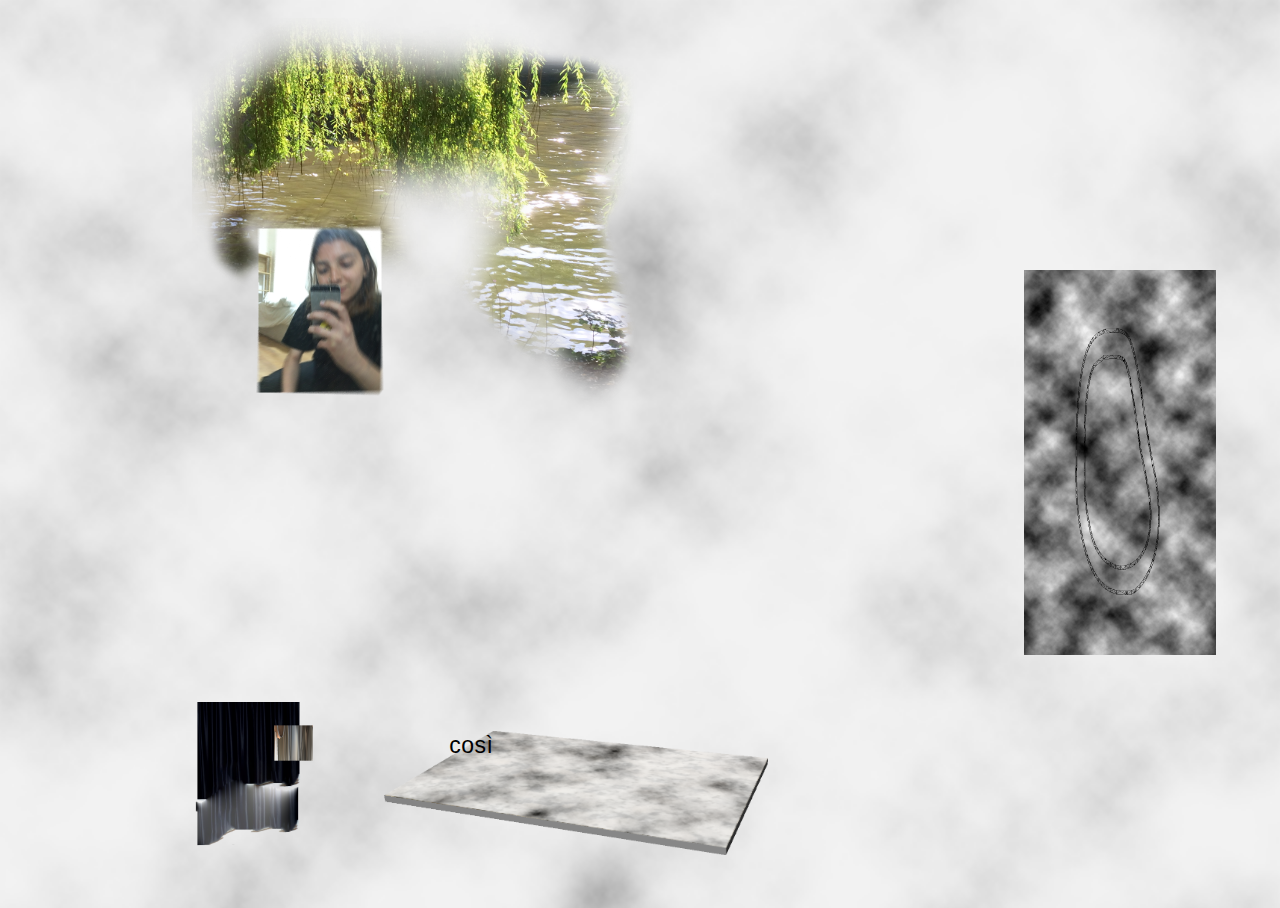
<file: index.html>
<!DOCTYPE html>
<html lang="en">

<head>
    <meta charset="UTF-8">
    <meta name="viewport" content="width=device-width, initial-scale=1.0">
    <meta http-equiv="X-UA-Compatible" content="ie=edge">
    <title>Milena Zuccarelli</title>

    <style>
        html,
        body {
            width: 100%;
            height: 100%;
        }

        body {
            background: url(assets/bg.png) no-repeat;
            background-size: cover;
            -webkit-font-smoothing: antialiased;
        }

        p {
            margin: 0 auto;
            padding: 0em 3em 3em 2em;
            width: 60%;
            text-align: left;
            font-family: "helvetica", Arial, 'Times New Roman', Times, serif;
            font-weight: 400;
            letter-spacing: 0px;
            font-size: 1.8vw;
            letter-spacing: 0.5px;
        }

        a,
        a:hover,
        a:visited {
            text-decoration: none;
            color: black;
        }

        img {
            width: 100%;
            display: block;
        }

        div:hover {
            background: url(assets/hover.png);
            background-size: auto;
        }

        div:hover img {
            opacity: 0;
        }
    </style>
</head>

<body>
    <div style="width: 35%; position: absolute; top: 2%; left: 15%;">
        <img src="assets/2.png" alt="">
    </div>
    <div style="width: 10%; position: absolute; top: 25%; left: 20%;">
            <a href="ciao.html"><img src="assets/lamo.png" alt=""></a>
    </div>
    <div style="width: 15%; position: absolute; top: 30%; right: 5%;">
        <img src="assets/1.png" alt="">
    </div>
    <div style="width: 10%; position: absolute; bottom: 5%; left: 15%;">
        <a href="archive/index.html"><img src="assets/test.png" alt=""></a>
    </div>
    <div style="width: 30%; position: absolute; bottom: 5%; left: 30%;">
        <img src="assets/plane2.png" alt="">
    </div>
    <div style="width: 30%; position: absolute; bottom: 8%; left: 30%;">
            <a href="cosi.html"><p>così</p></a>
    </div>
</body>

</html>
</file>
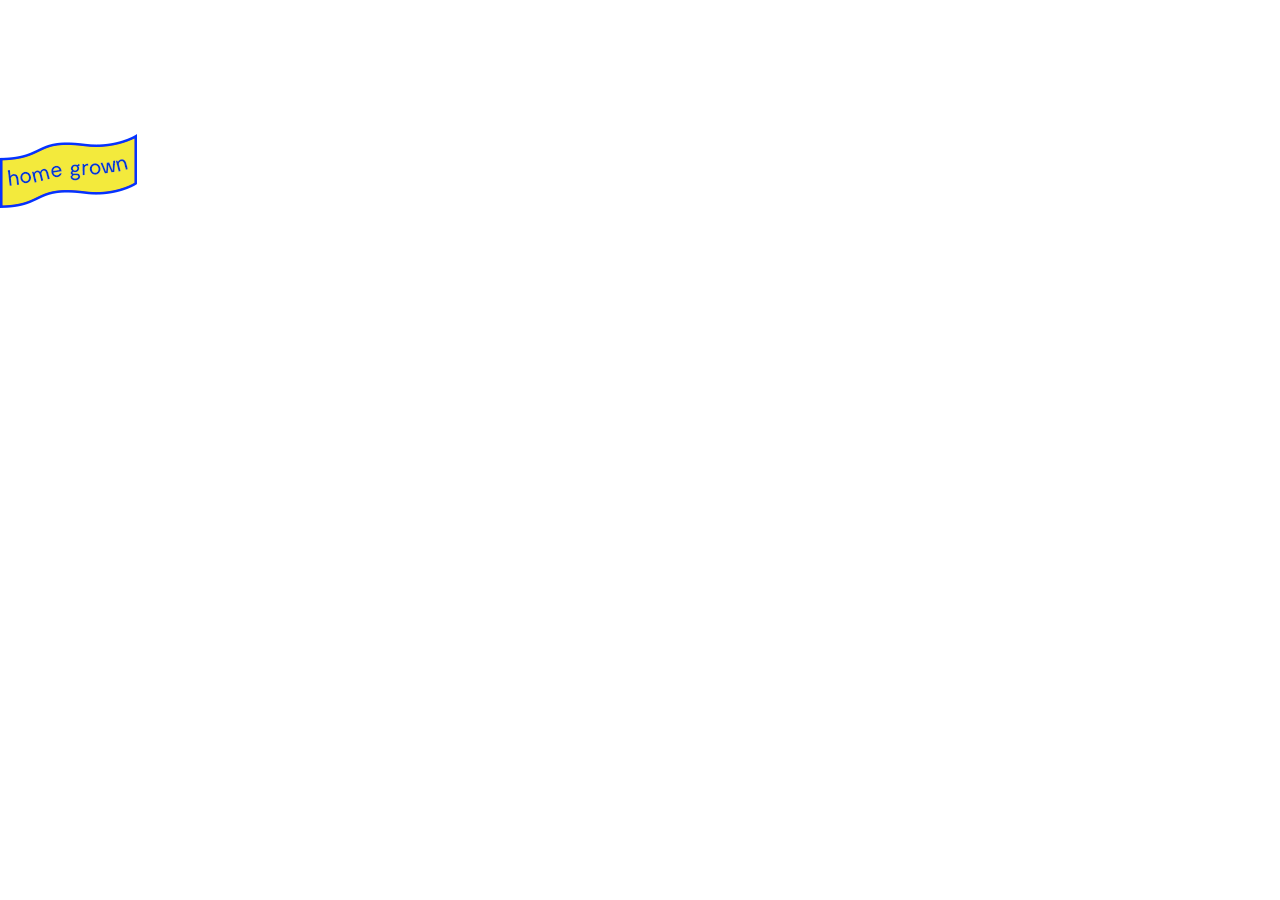
<file: about/index.html>
<!doctype HTML>
<head>
    <title>A page of objects</title>

    <link rel="stylesheet" href="../style.css" type="text/css" media="all">

    <script src="https://ajax.googleapis.com/ajax/libs/jquery/3.2.1/jquery.min.js"></script>
    <script src="../scroll.js"></script>
</head>
<body>
    <div class="v vleft">about me</div>
    <div class="v vright">about me</div>
    <header class="clear page">
        <aside  data-scroll-speed="2">
            <h1>
                <a href="/">a page of<br>
                objects</a>
            </h1>   
        </aside>
        <aside  data-scroll-speed="2">
        <div class="fruit-label two">
            <img src="../img/3.png">
        </div>
        </aside>
    </header>

    <article class="clear page">
        <section class="center page">
        <p>
            Hello, I'm Milena Zuccarelli, a web and graphic designer based in Glasgow, Scotland. I study Interaction Design at the Glasgow School of Art.<br>
            Currently looking for a summer internship. <br><br>
            milena@apageofobjects.me
        </p>
    </article>

</body>
</html>
</file>
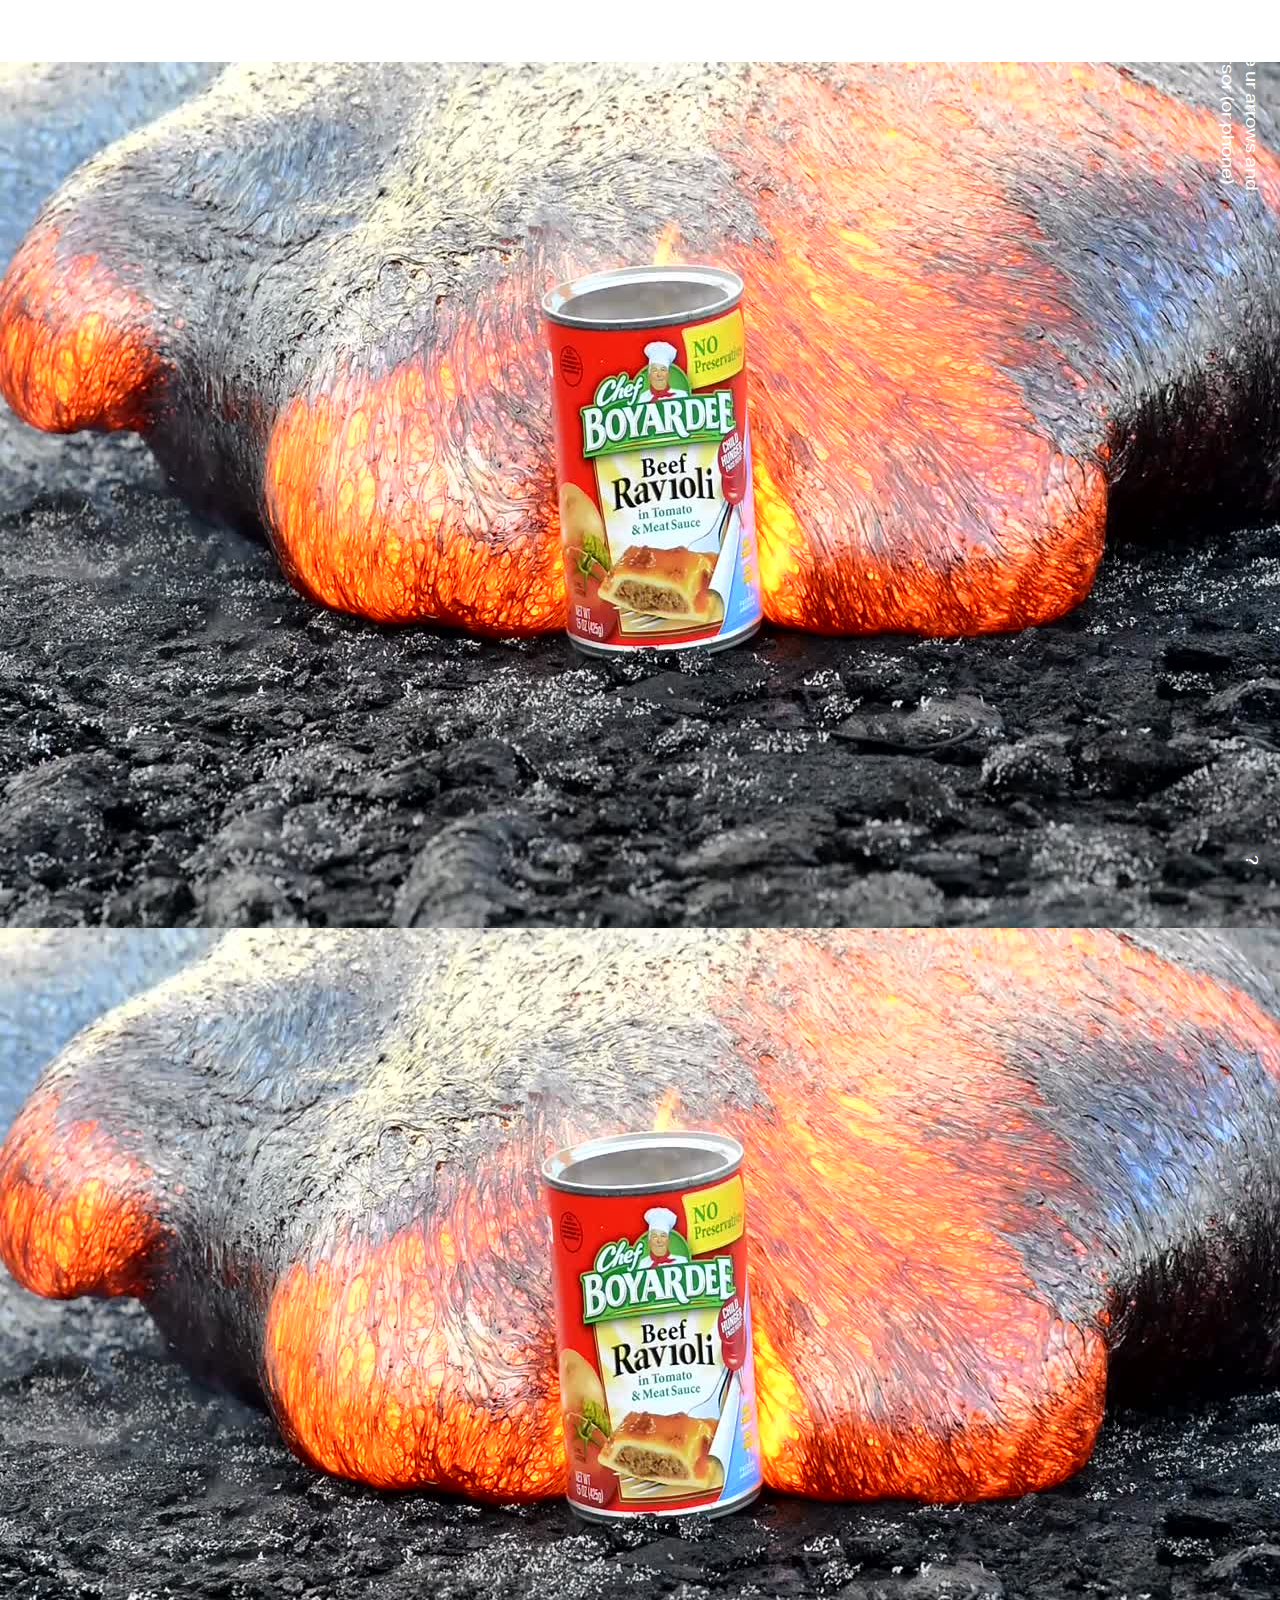
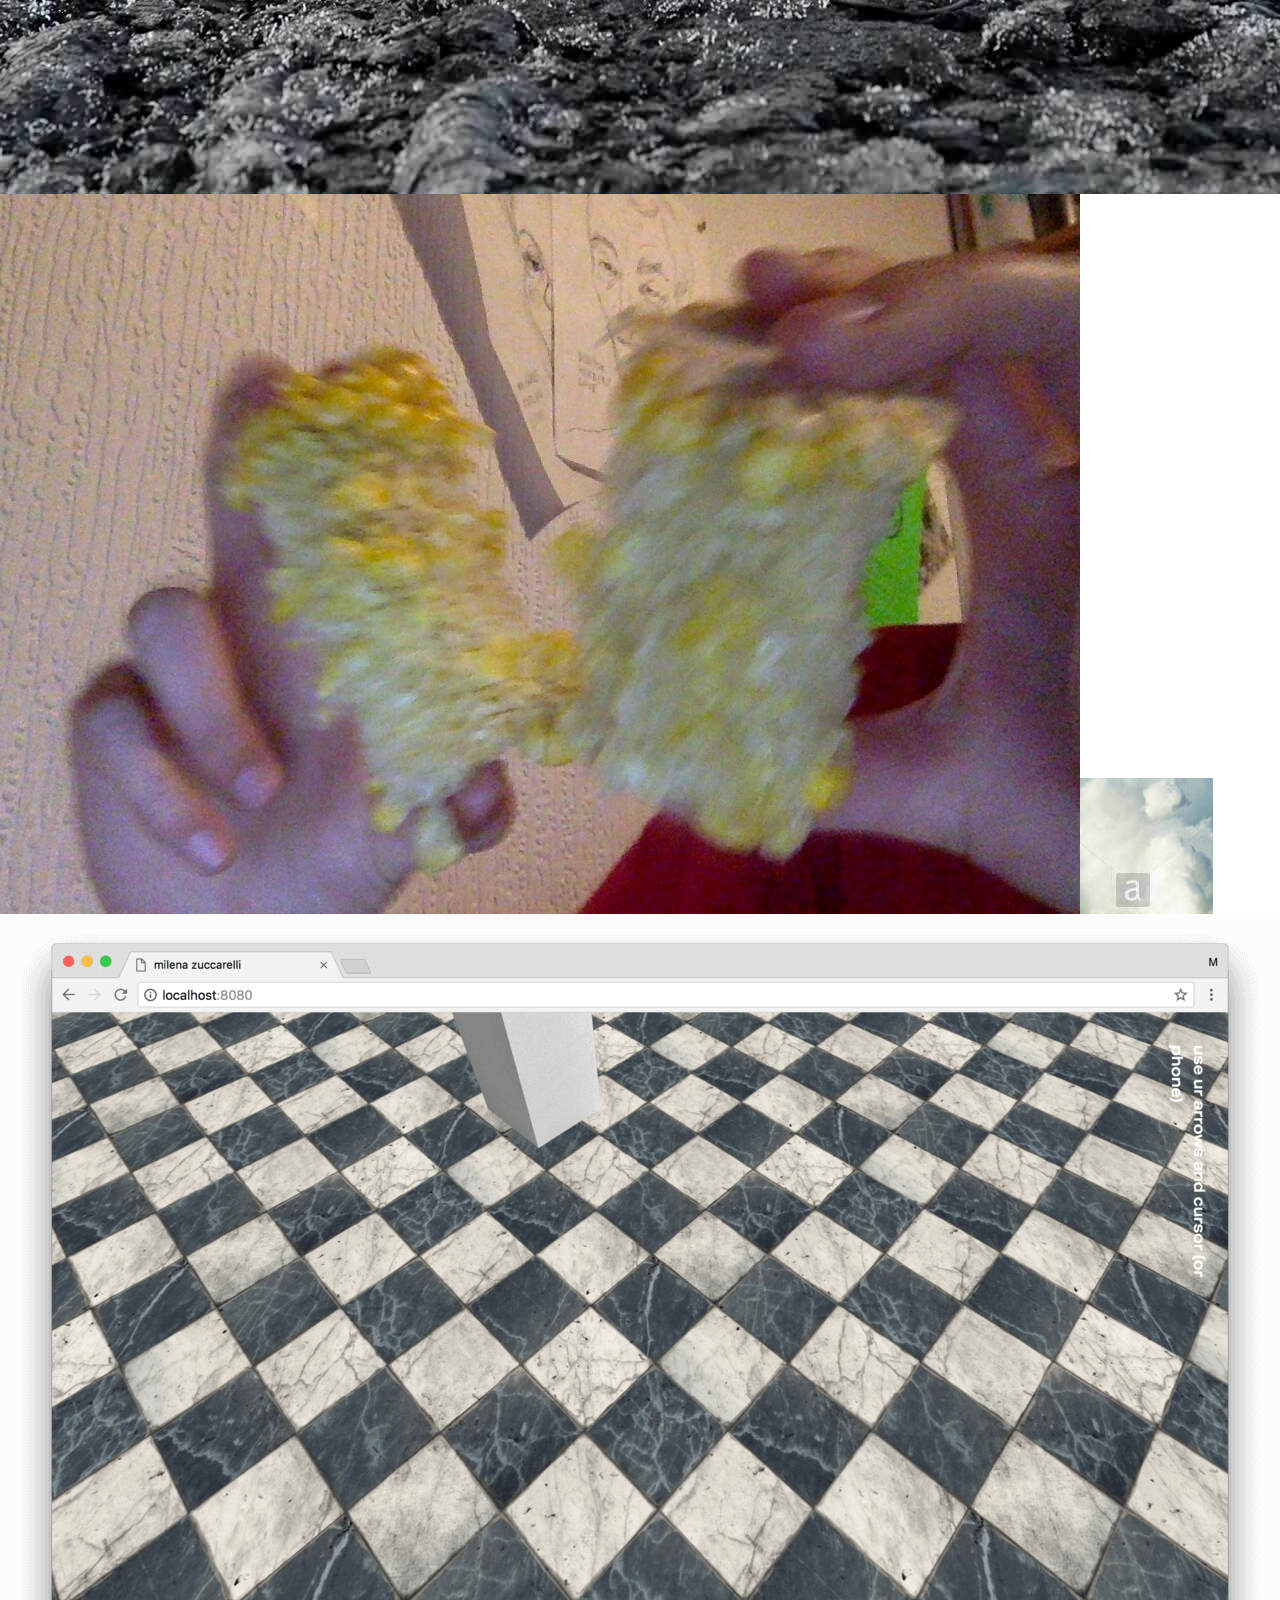
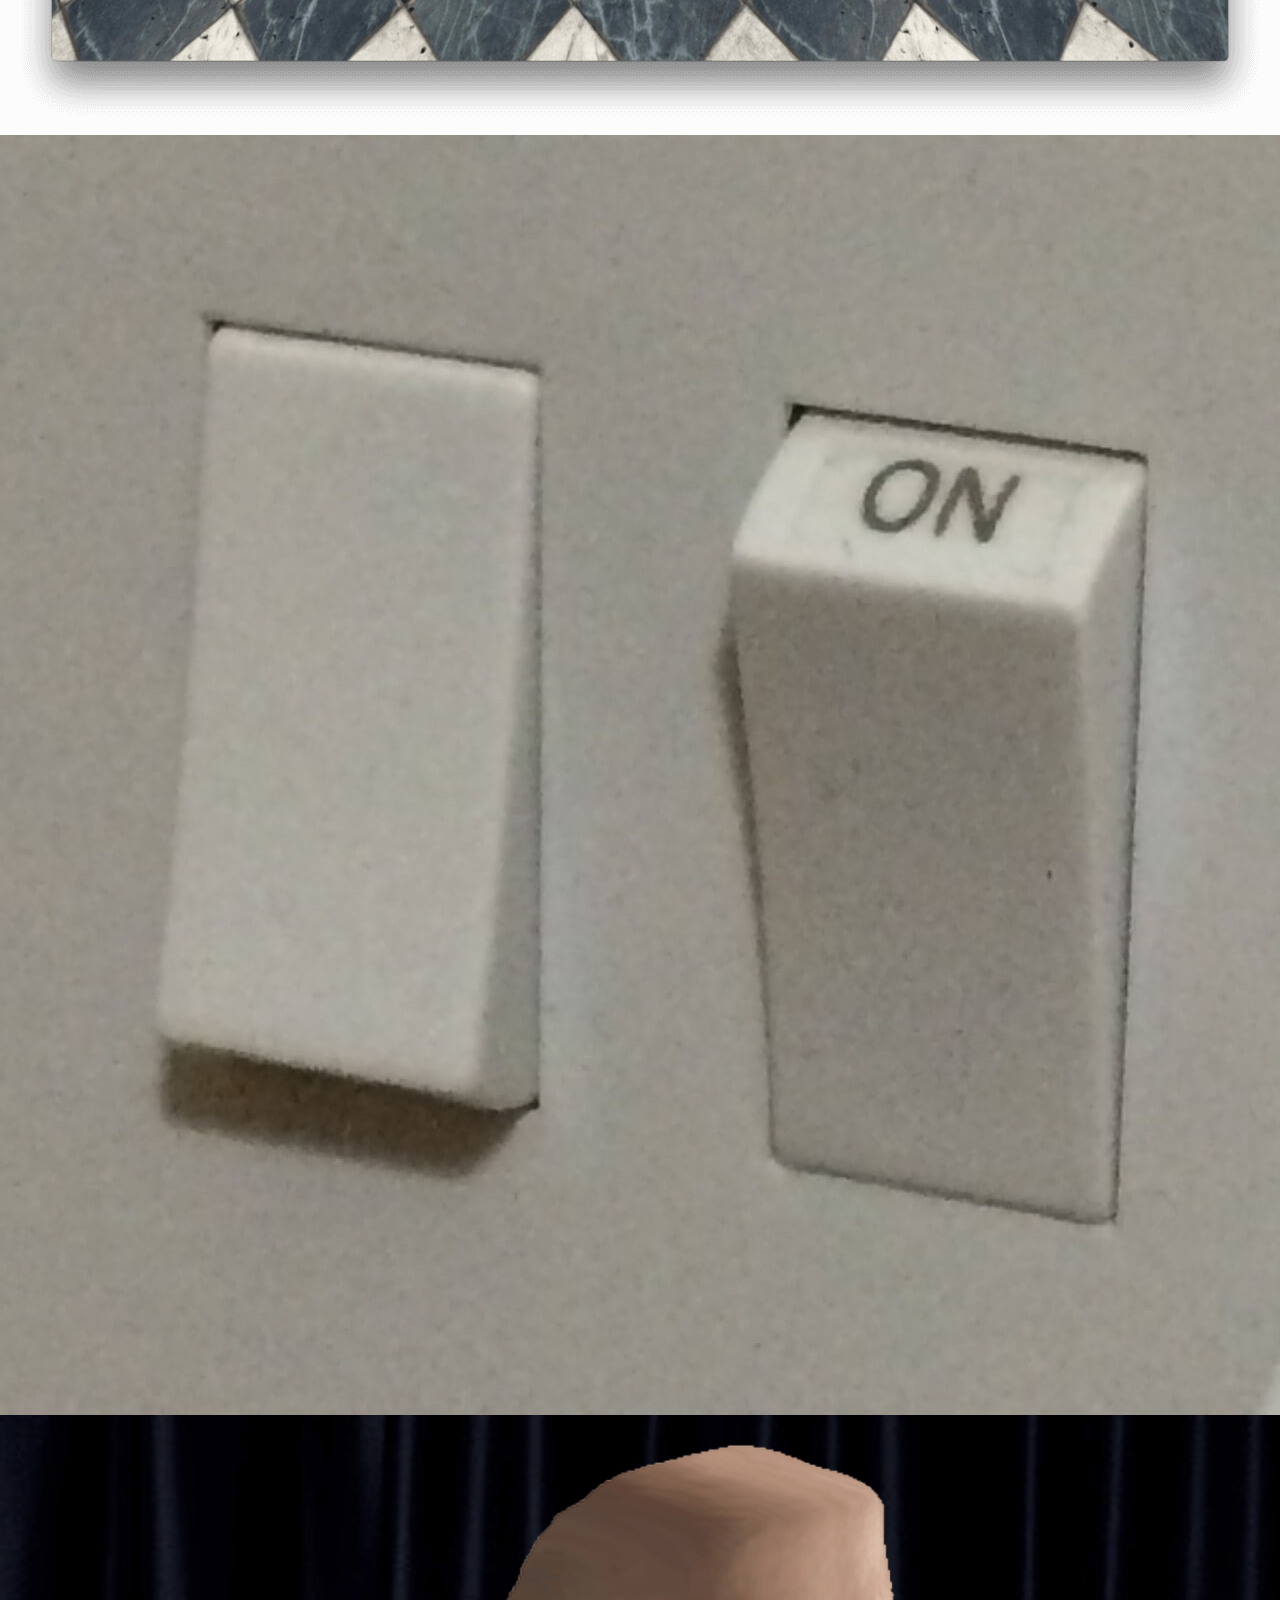
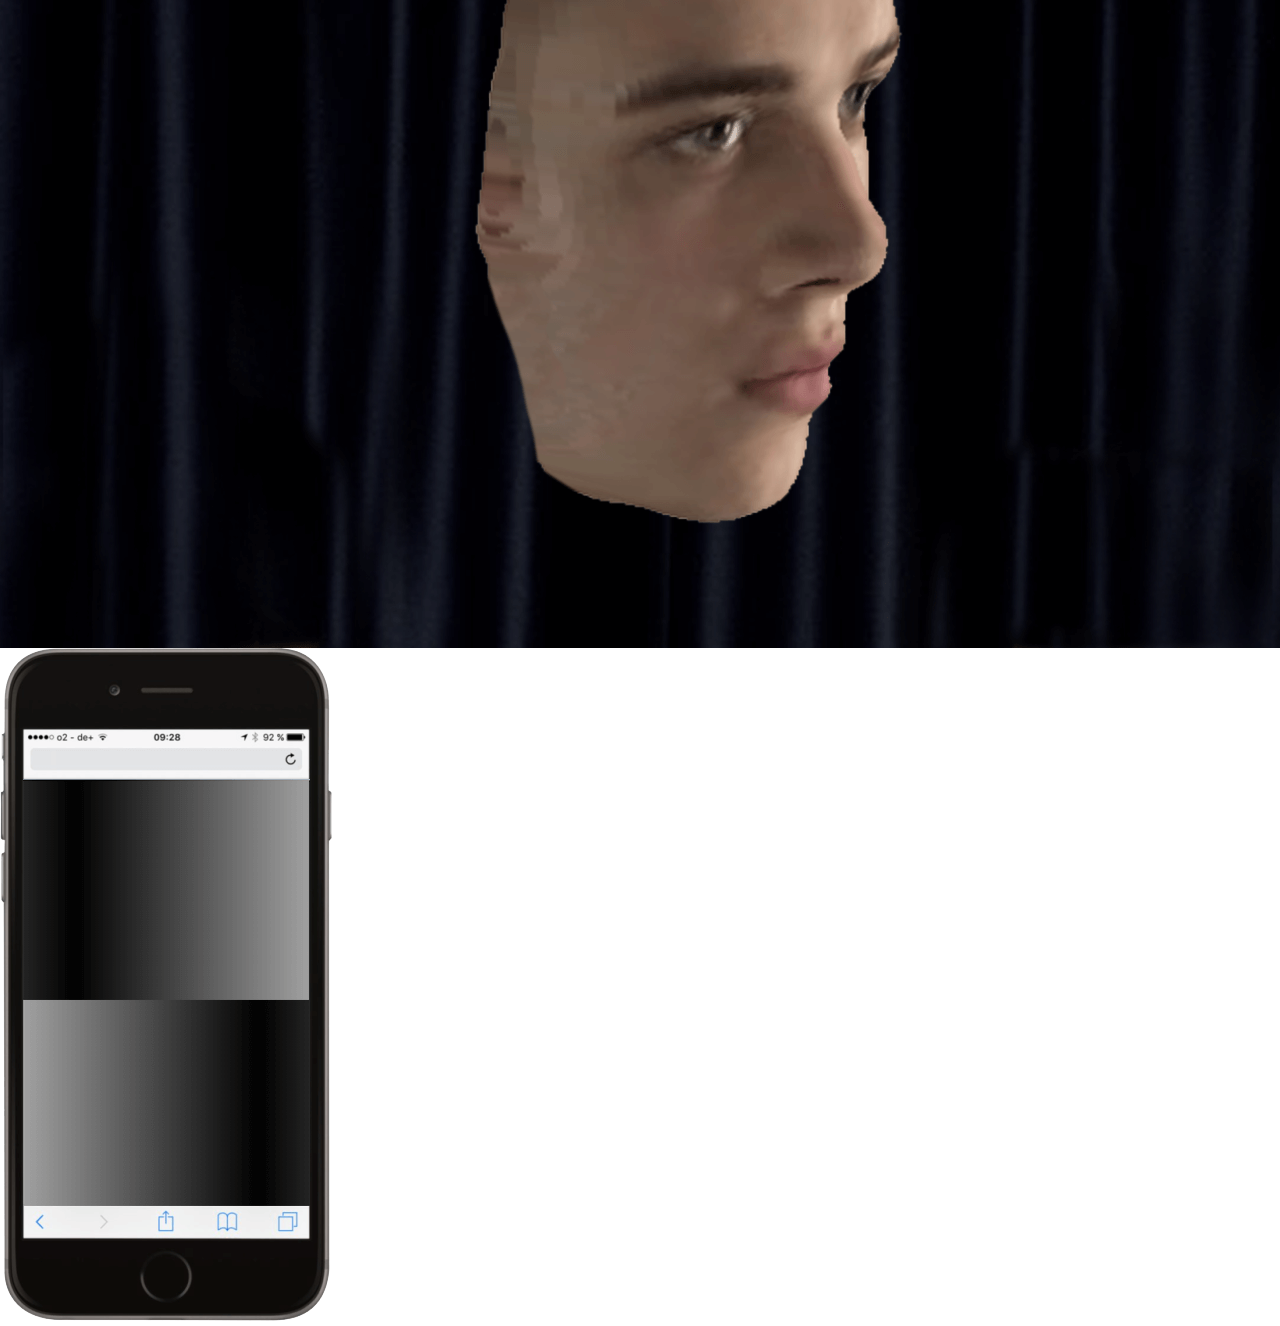
<file: archive/index.html>
<html>

<head>
  <title>
    milena zuccarelli
  </title>
  <link rel="shortcut icon" href="/favicon.ico" type="image/x-icon">
  <link rel="icon" href="/favicon.ico" type="image/x-icon">
  <link rel="stylesheet" href="style.css" stype="text/css">
  <script src="https://aframe.io/releases/0.8.0/aframe.min.js"></script>
</head>

<body>
  <h1>sorry your browser doesn't support this :(</h1>

  <div id="overlay">
    <div class="overlay-contain">
      <div class="image">
        <img src="assets/kg.png">
      </div>
      <div class="links">
        <h1>milena zuccarelli</h1>
        <br>
        <h1>
          <a href="https://github.com/piccolazucca/">github</a>
        </h1>
        <br />
        <h1>
          <a href="https://milenazuccarelli.tumblr.com/">sketchbook</a>
        </h1>
      </div>
    </div>
  </div>

  <div class="aframe-injected instructions">
    <h1>use ur arrows and cursor (or phone)</h1>
  </div>
  <div class="aframe-injected about">
    <h1>
      <a class="about-link" onclick="menuFunction(this)">?</a>
    </h1>
  </div>

  <a-scene>
    <a-assets>
      <img src="assets/1.jpg" id="skyTexture">
    </a-assets>

    <a-sky src="#skyTexture"></a-sky>
  </a-scene>

  <script src="main.js"></script>
  <script>
    // dem sweet stats
    (function (i, s, o, g, r, a, m) {
      i['GoogleAnalyticsObject'] = r; i[r] = i[r] || function () {
        (i[r].q = i[r].q || []).push(arguments)
      }, i[r].l = 1 * new Date(); a = s.createElement(o),
        m = s.getElementsByTagName(o)[0]; a.async = 1; a.src = g; m.parentNode.insertBefore(a, m)
    })(window, document, 'script', 'https://www.google-analytics.com/analytics.js', 'ga');

    ga('create', 'UA-104287201-2', 'auto');
    ga('send', 'pageview');
  </script>
</body>

</html>
</file>
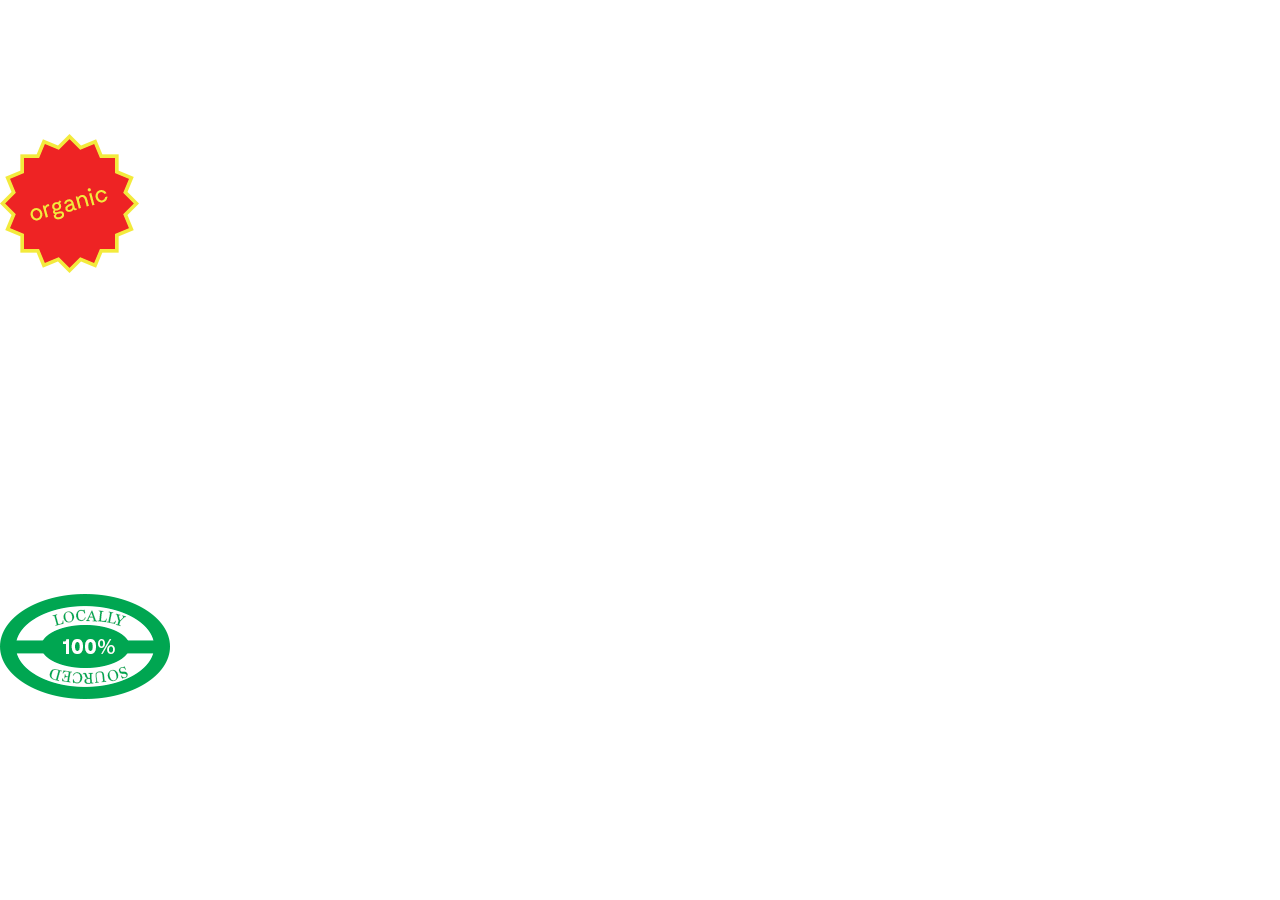
<file: arriere-garde/index.html>
<!doctype HTML>
<head>
    <title>A page of objects</title>

    <link rel="stylesheet" href="../style.css" type="text/css" media="all">

    <script src="https://ajax.googleapis.com/ajax/libs/jquery/3.2.1/jquery.min.js"></script>
    <script src="../scroll.js"></script>
</head>
<body>
    <div class="v vleft"><a href="../about/index.html">contact</a></div>
    <div class="v vright"><a href="../about/index.html">about me</a></div>
    <header class="clear page">
        <aside  data-scroll-speed="2">
            <h1>
                <a href="/">a page of<br>
                    objects</a>
            </h1>   
        </aside>
        <aside>
        <div class="fruit-label four">
            <img src="../img/2.png"  alt class="spin">
        </div>
        </aside>
    </header>

    <article class="clear page">
        <section class="center page">
            <img data-original="../img/arriere-garde.png" alt=""> <br><br>
            <img data-original="../img/ag1.png" alt=""><br><br>
            <img data-original="../img/ag3.png" alt=""><br><br>
            <img data-original="../img/ag2.png" alt=""><br><br>
            <img data-original="../img/ag4.png" alt=""><br><br>
            <img data-original="../img/ag5.png" alt=""><br><br>
            <img data-original="../img/ag6.png" alt="">
        </section>
        <div class="fruit-label three" data-scroll-speed="9">
            <img src="../img/1.png">
        </div>
        <p>
            Arrière-garde is an online magazine focused on contemporary art, culture, architecture and design juxtaposed with nostalgic throwbacks from the 90s.
        </p>
    </article>

    <script src="../lazyload.js"></script>
</body>
</html>
</file>
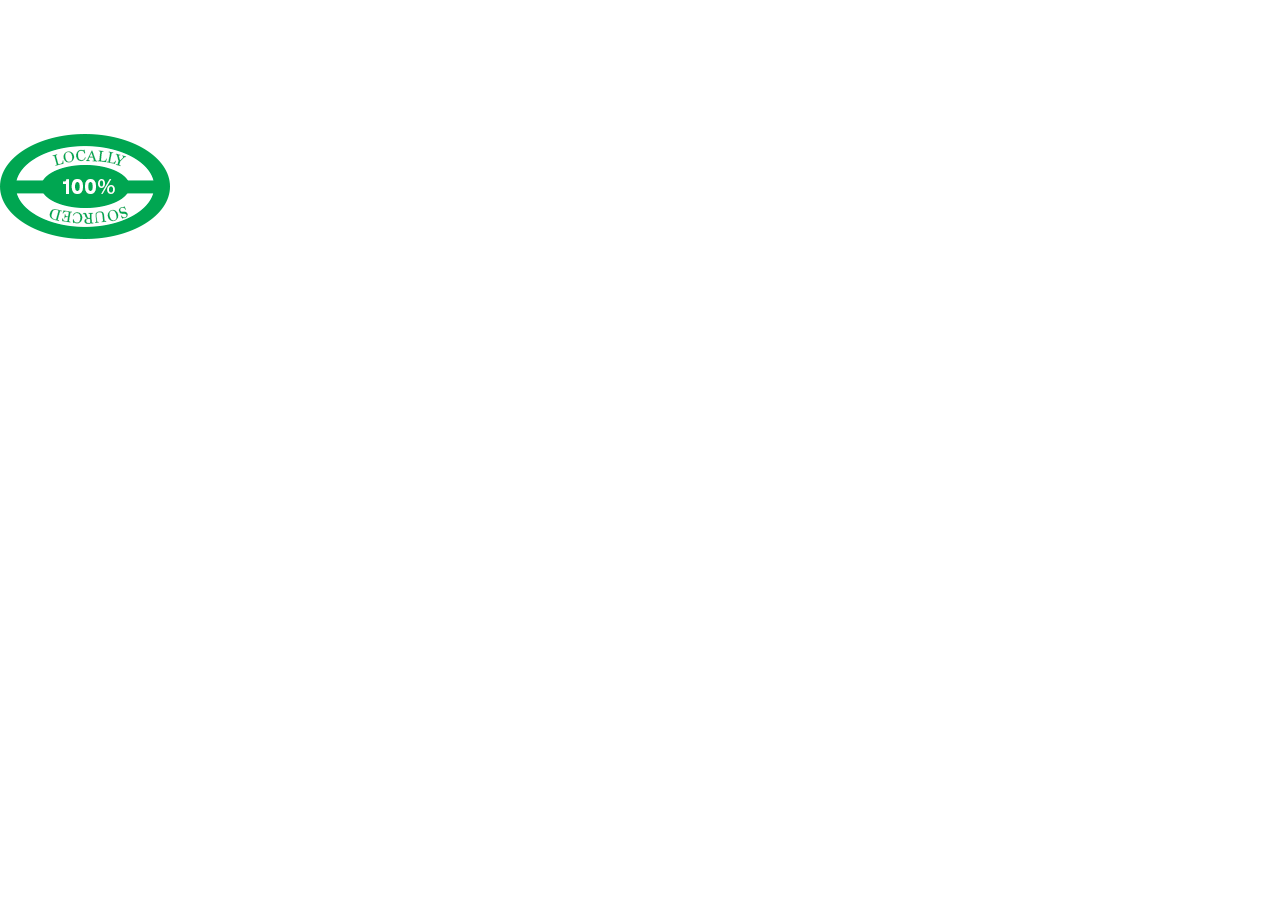
<file: contemporary-poetry/index.html>
<!doctype HTML>
<head>
    <title>A page of objects</title>

    <link rel="stylesheet" href="../style.css" type="text/css" media="all">

    <script src="https://ajax.googleapis.com/ajax/libs/jquery/3.2.1/jquery.min.js"></script>
    <script src="../scroll.js"></script>
</head>
<body>
    <div class="v vleft"><a href="../about/index.html">contact</a></div>
    <div class="v vright"><a href="../about/index.html">about me</a></div>
    <header class="clear page">
        <aside  data-scroll-speed="2">
            <h1>
                <a href="/">a page of<br>
                    objects</a>
            </h1>   
        </aside>
        <aside>
        <div class="fruit-label four">
            <img src="../img/1.png"  alt class="spin">
        </div>
        </aside>
    </header>

    <article class="clear page">

        <section class="center page">
            <img data-original="../img/cp1.jpg" alt=""><br><br>
            <img data-original="../img/cp3.jpg" alt=""><br><br>
            <img data-original="../img/cp5.png" alt=""><br><br>
        </section>
        <p>
            A random poem generator and exhibition with printer. <br><br>
            With the democratisation of the arts through the social platforms, everyone seems to be an artist. I wanted to portray the “post-modern emptiness” of today’s poetry, “vacuous. Devoid of subtly and almost totally lacking in meaning.”
        </p>
    </article>

    <script src="../lazyload.js"></script>
</body>
</html>
</file>
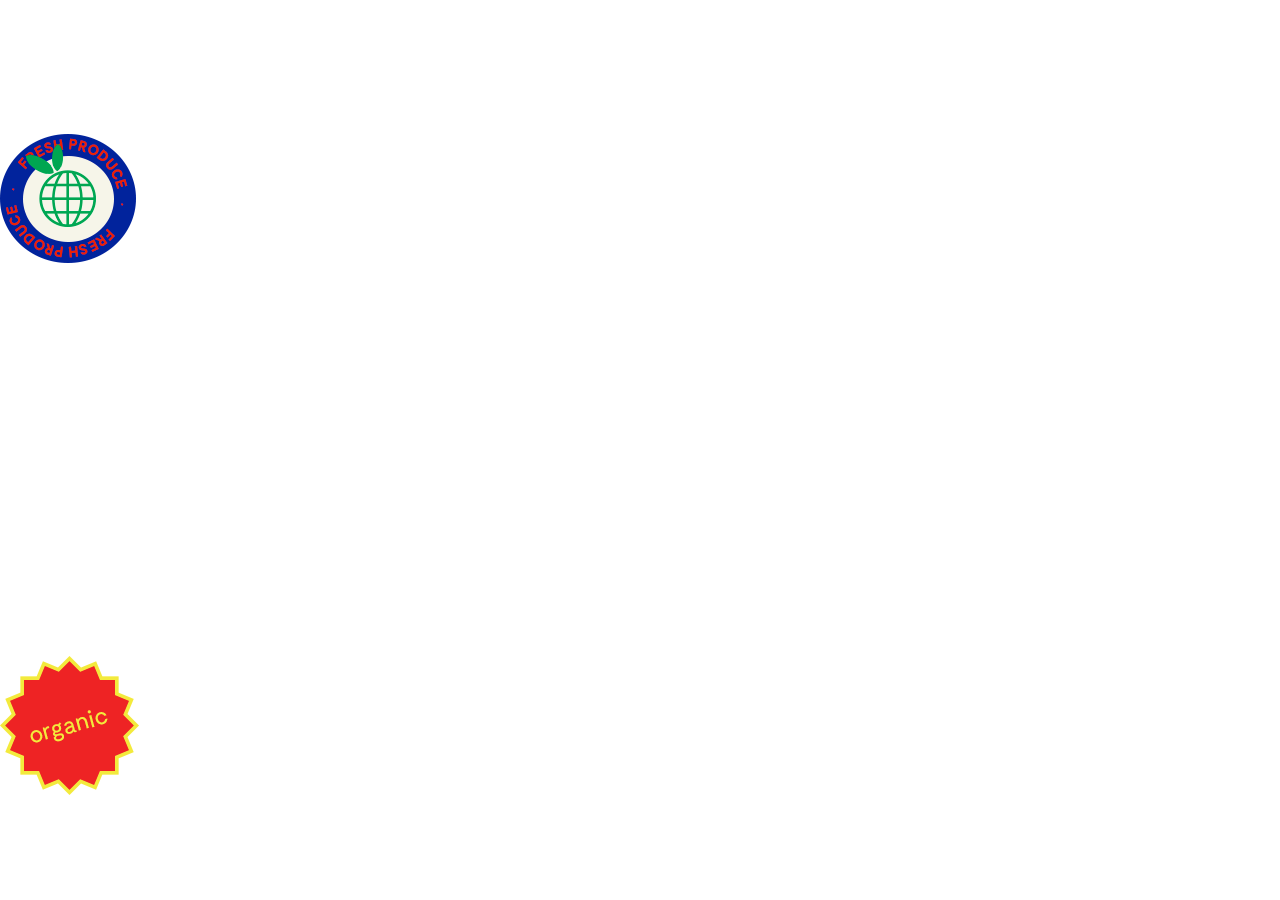
<file: fargo/index.html>
<!doctype HTML>
<head>
    <title>A page of objects</title>

    <link rel="stylesheet" href="../style.css" type="text/css" media="all">

    <script src="https://ajax.googleapis.com/ajax/libs/jquery/3.2.1/jquery.min.js"></script>
    <script src="../scroll.js"></script>
</head>
<body>
    <div class="v vleft"><a href="../about/index.html">contact</a></div>
    <div class="v vright"><a href="../about/index.html">about me</a></div>
    <header class="clear page">
        <aside  data-scroll-speed="2">
            <h1>
                <a href="/">a page of<br>
                    objects</a>
            </h1>   
        </aside>
        <aside>
        <div class="fruit-label four">
            <img src="../img/5.png"  alt class="spin">
        </div>
        </aside>
    </header>

    <article class="clear page">

        <section class="center page">
            <img data-original="../img/fargo1.png" alt=""> <br><br>
            <div class="grid-wrap vertical">    
                <div class="grid-wrap">
                    <div class="grid-item"> <img data-original="../img/fargo2.png" alt="" > </div>
                    <div class="grid-item"> <img data-original="../img/fargo3.png" alt="" ></div>   
                </div> 
            </div><br><br>
            <img data-original="../img/fargo4.png" alt="" > <br><br>
            <img data-original="../img/fargo5.png" alt="" > <br><br>
            <img data-original="../img/fargo9.png" alt=""><br><br>
            <img data-original="../img/fargo6.png" alt="" > <br><br>
            <div class="grid-wrap vertical">    
                <div class="grid-wrap">
                    <div class="grid-item"> <img data-original="../img/fargo7.png" alt="" ></div>   
                    <div class="grid-item"> <img data-original="../img/fargo8.png" alt="" ></div>   
                </div> 
            </div>

        </section>
        <div class="fruit-label three" data-scroll-speed="4">
            <img src="../img/2.png">
        </div>
        <p>
            Fargo was an online magazine with curated content about art, culture, cinema, architecture with a specific focus on vintage futurism, technology and retro sci fi culture. 
        </p>
    </article>

    <script src="../lazyload.js"></script>
</body>
</html>
</file>
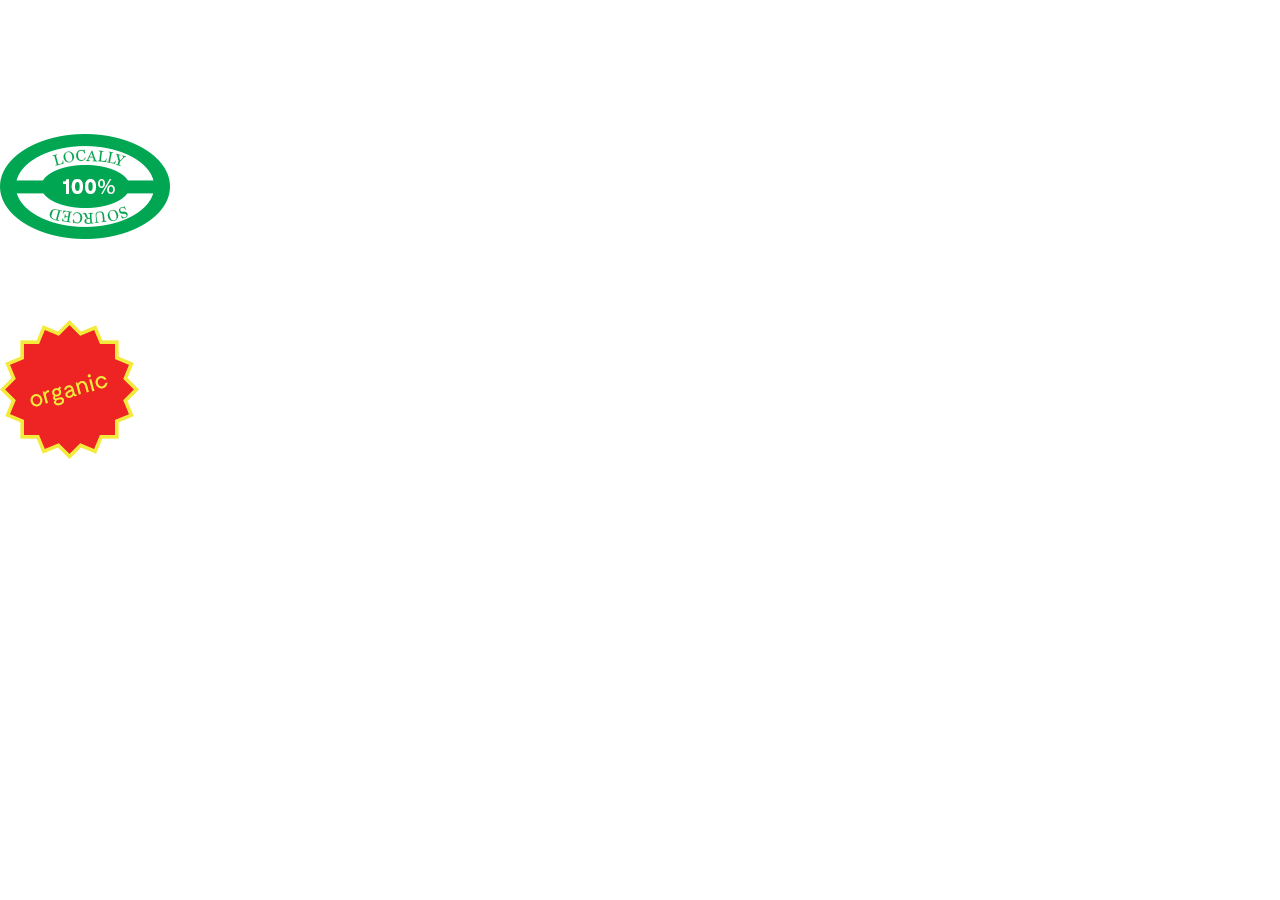
<file: marco/index.html>
<!doctype HTML>
<head>
    <title>A page of objects</title>

    <link rel="stylesheet" href="../style.css" type="text/css" media="all">

    <script src="https://ajax.googleapis.com/ajax/libs/jquery/3.2.1/jquery.min.js"></script>
    <script src="../scroll.js"></script>
</head>
<body>
    <div class="v vleft"><a href="#">prev project</a></div>
    <div class="v vright"><a href="#">next project </a></div>
    <header class="clear page">
        <aside  data-scroll-speed="2">
            <h1>
                a page of<br>
                objects
            </h1>   
        </aside>
        <div class="fruit-label four">
            <img src="../img/1.png"  alt class="spin">
        </div>
        <aside>
            <div class="nav"></div>
        </aside>
    </header>

    <article class="clear page">

        <section class="center">
            <img data-original="../img/marco3.png" alt=""> <br><br>
            <img data-original="../img/marco-large.gif" alt="">
        </section>
        <div class="fruit-label three" data-scroll-speed="4">
            <img src="../img/2.png">
        </div>
        <p>
            Minimalist blog website made for a programmer based in Ireland. <br>
            <a href="http://marcotroisi.com/">View it here</a>.
        </p>
    </article>


    <!-- footer>
<h1>Have a nice day</h1>
</footer -->
    
<script src="../lazyload.js"></script>
</body>
</html>
</file>
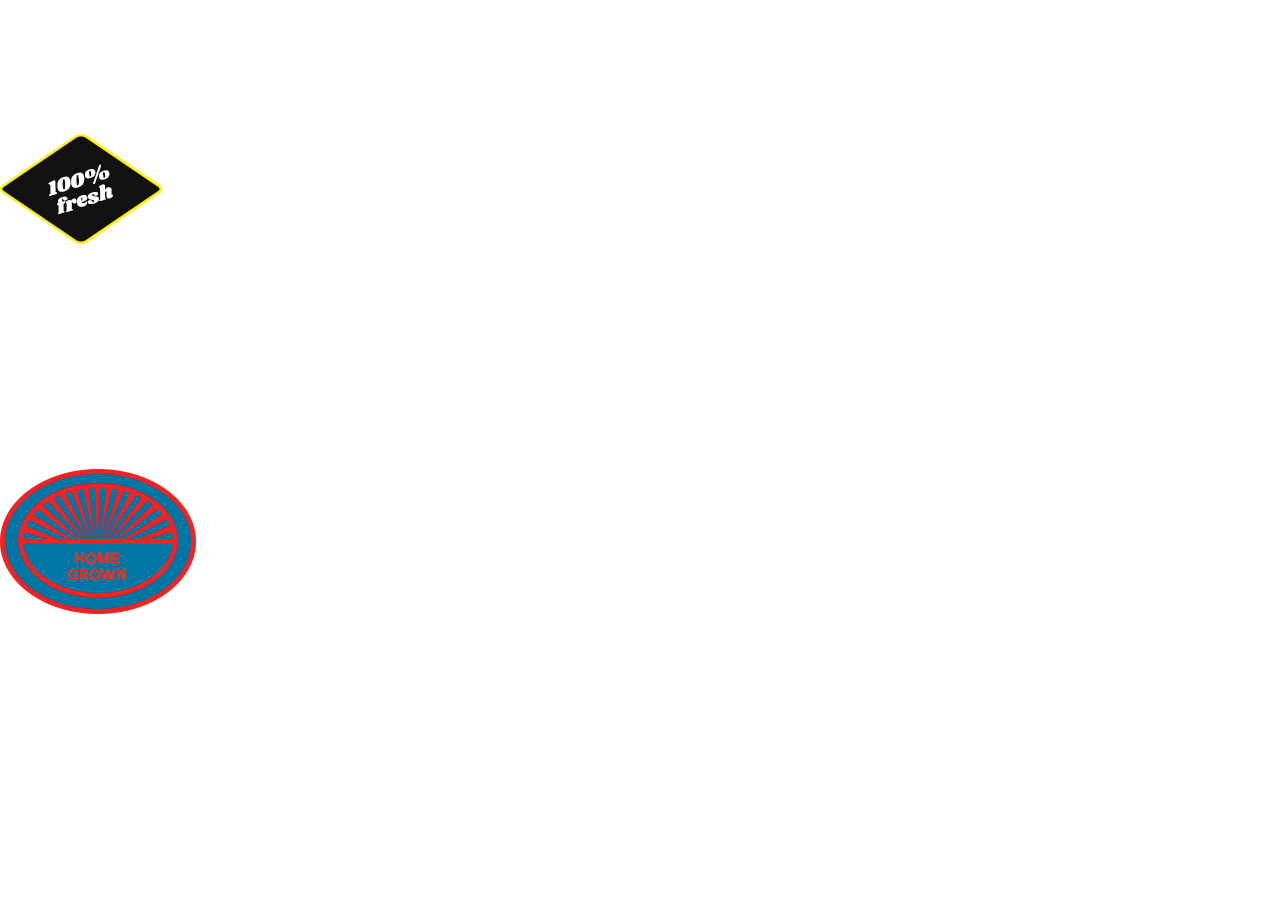
<file: structures/index.html>
<!doctype HTML>
<head>
    <title>A page of objects</title>

    <link rel="stylesheet" href="../style.css" type="text/css" media="all">

    <script src="https://ajax.googleapis.com/ajax/libs/jquery/3.2.1/jquery.min.js"></script>
    <script src="../scroll.js"></script>
</head>
<body>
    <div class="v vleft"><a href="#">prev project</a></div>
    <div class="v vright"><a href="#">next project </a></div>
    <header class="clear page">
        <aside  data-scroll-speed="2">
            <h1>
                a page of<br>
                objects
            </h1>   
        </aside>
        <div class="fruit-label four">
            <img src="../img/6.png"  alt class="spin">
        </div>
        <aside>
            <div class="nav"></div>
        </aside>
    </header>

    <article class="clear page">

        <section class="center">
            <img data-original="../img/structures.png" alt=""> <br><br>
            
            <div class="grid-wrap vertical">    
                <div class="grid-wrap">
                    <div class="grid-item"> <img data-original="../img/s1.png" alt="" ></div>    
                    <div class="grid-item"> <img data-original="../img/s2.png" alt="" ></div>    
                    <div class="grid-item"> <img data-original="../img/s3.png" alt="" ></div>    
                </div> 
            </div><br><br>
            <div class="grid-wrap vertical">    
                <div class="grid-wrap">
                    <div class="grid-item"> <img data-original="../img/s5.png" alt="" ></div>    
                    <div class="grid-item"> <img data-original="../img/s6.png" alt="" ></div>    
                </div> 
            </div>
        </section>
        <div class="fruit-label three" data-scroll-speed="4">
            <img src="../img/4.png">
        </div>
        <p>
            No more structure.
        </p>
    </article>


    <!-- footer>
<h1>Have a nice day</h1>
</footer -->
<script src="../lazyload.js"></script>
</body>
</html>
</file>
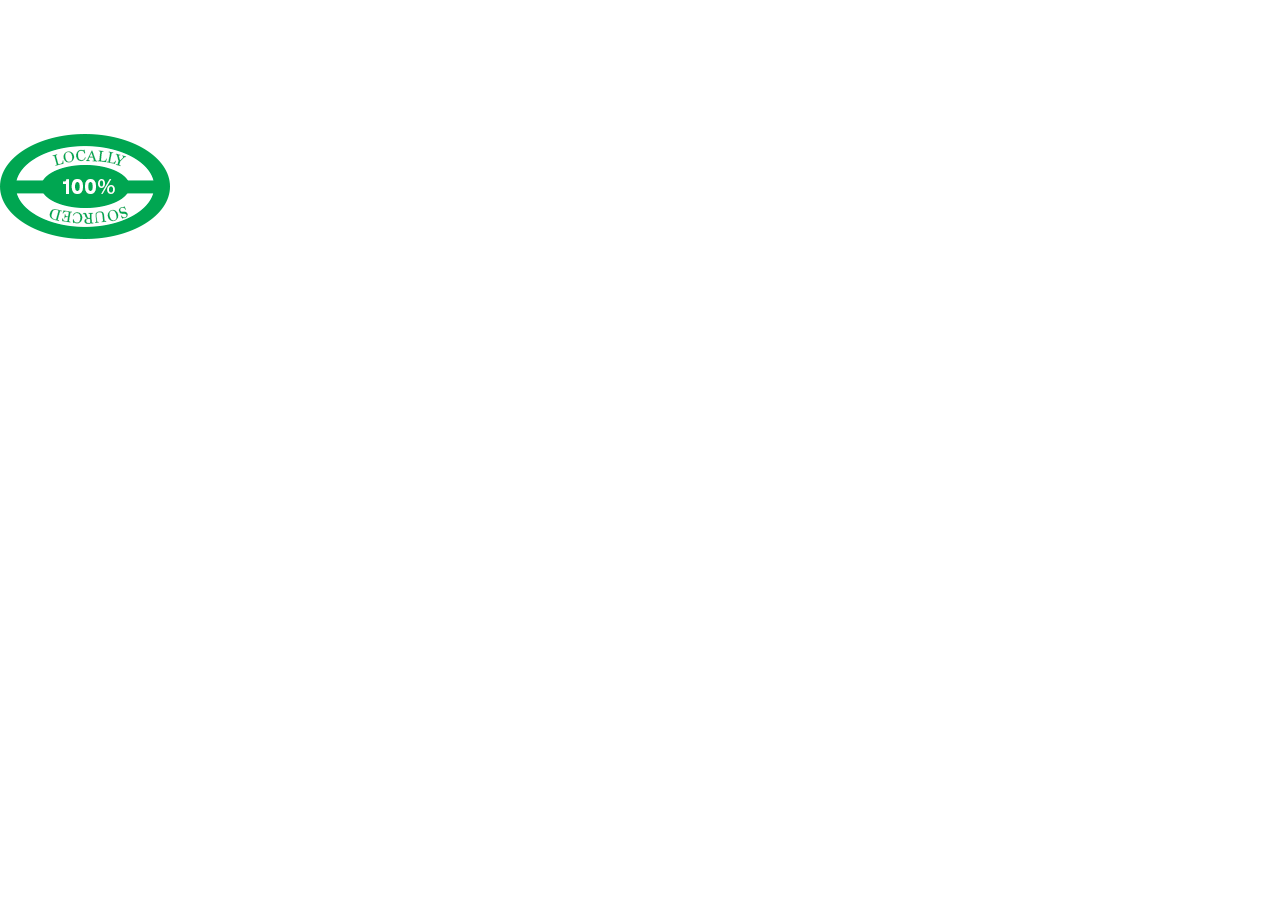
<file: VR/index.html>
<!doctype HTML>
<head>
    <title>A page of objects</title>

    <link rel="stylesheet" href="../style.css" type="text/css" media="all">

    <script src="https://ajax.googleapis.com/ajax/libs/jquery/3.2.1/jquery.min.js"></script>
    <script src="../scroll.js"></script>
</head>
<body>
    <div class="v vleft"><a href="../about/index.html">contact</a></div>
    <div class="v vright"><a href="../about/index.html">about me</a></div>
    <header class="clear page">
        <aside  data-scroll-speed="2">
            <h1>
                <a href="/">a page of<br>
                objects</a>
            </h1>   
        </aside>
        <aside>
        <div class="fruit-label four">
            <img src="../img/1.png"  alt class="spin">
        </div>   
        </aside>
    </header>

    <article class="clear page">

        <section class="center page">
            <img data-original="../img/vr.png" alt=""><br><br>
        </section>
        <p>
            VR soundscape:<br>
            Environment of surreal floating primitives. These objects trigger sound upon mouse enter (or on user's gaze if viewed with a headset) in order for the user to conduct their own soundscape. <br>
            <a href="http://soundscape.surge.sh">View it in browser.</a>
        </p>
    </article>
    
<script src="../lazyload.js"></script>
</body>
</html>
</file>
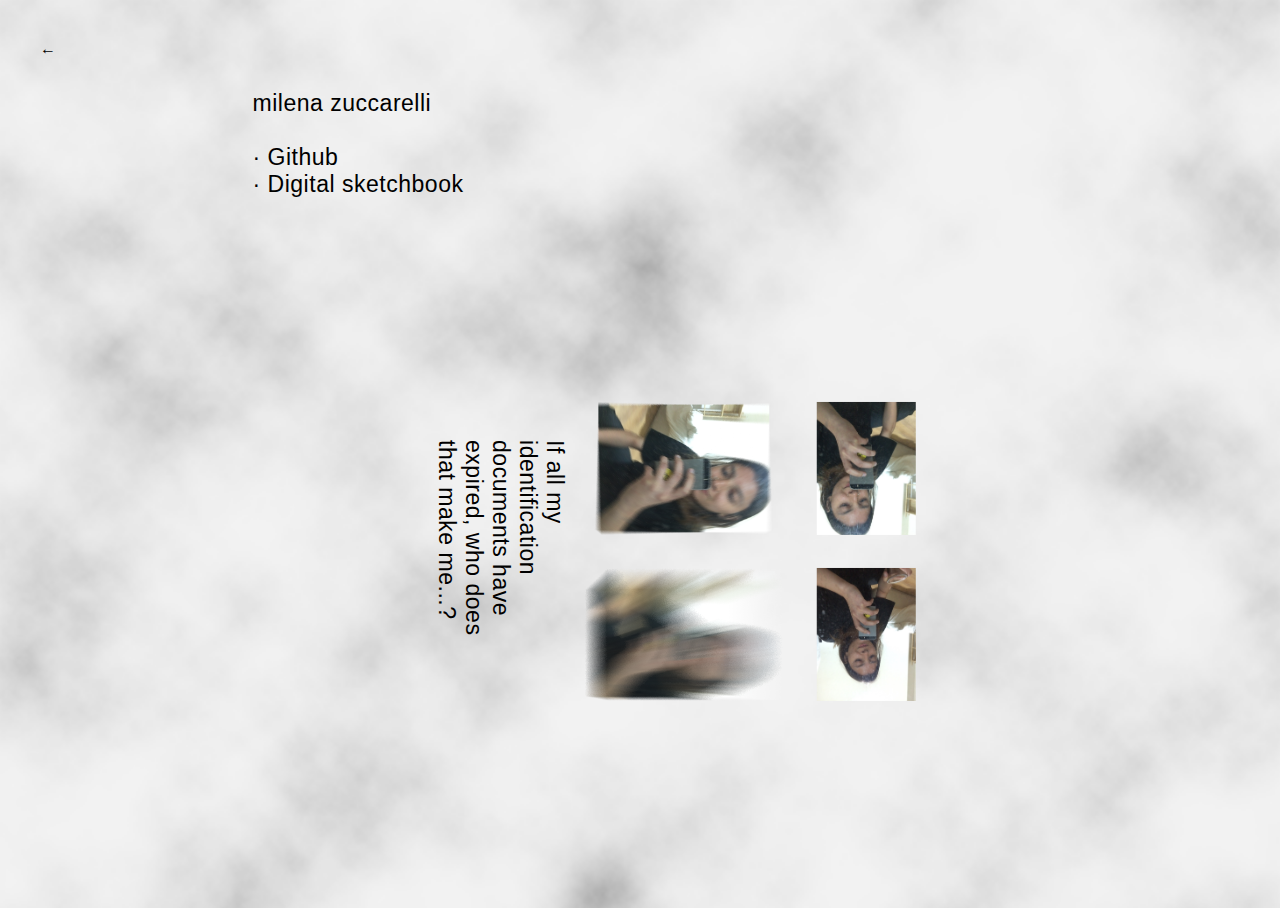
<file: ciao.html>
<!DOCTYPE html>
<html lang="en">

<head>
    <meta charset="UTF-8">
    <meta name="viewport" content="width=device-width, initial-scale=1.0">
    <meta http-equiv="X-UA-Compatible" content="ie=edge">
    <title>Milena Zuccarelli</title>

    <style>
        html,
        body {
            width: 100%;
            height: 100%;
        }

        body {
            height: 100%;
            background: url(assets/bg.png) no-repeat;
            background-size: cover;
            -webkit-font-smoothing: antialiased;
        }

        p {
            margin: 0 auto;
            padding: 0em 3em 3em 2em;
            width: 60%;
            text-align: left;
            font-family: "helvetica", Arial, 'Times New Roman', Times, serif;
            font-weight: 400;
            letter-spacing: 0px;
            font-size: 1.8vw;
            letter-spacing: 0.5px;
        }

        .id {
            display: flex;
            align-items: center;
            flex-wrap: wrap;
            width: 26%;
            margin: 0 auto;
            -webkit-transform: rotate(90deg);
            -moz-transform: rotate(90deg);
            -o-transform: rotate(90deg);
            -ms-transform: rotate(90deg);
            transform: rotate(90deg);
        }

        .id div {
            flex-basis: 40%;
            margin: 5%;
        }

        .center {
            display: flex;
            align-items: center;
        }

        .back {
            padding: 2em;
        }

        a,
        a:hover,
        a:visited {
            text-decoration: none;
            color: black;
        }

        img {
            width: 100%;
            display: block;
        }
    </style>
</head>

<body>
    <div class="back">
        <a href="index.html">&larr;</a>
    </div>

    <div class="center">
        <p>
            milena zuccarelli<br /><br />

            <a href="https://github.com/piccolazucca">· Github</a><br />
            <a href="https://milenazuccarelli.tumblr.com/">· Digital sketchbook</a>
        </p>
    </div>

    <div class="id">
        <div><img src="assets/lamo1.JPG"></div>
        <div><img src="assets/lamo2.JPG"></div>
        <div><img src="assets/lamo.png"></div>
        <div><img src="assets/lamo3.png"></div>

        <p>
            If all my identification documents have expired, who does that make me...?
        </p>
    </div>
</body>

</html>
</file>
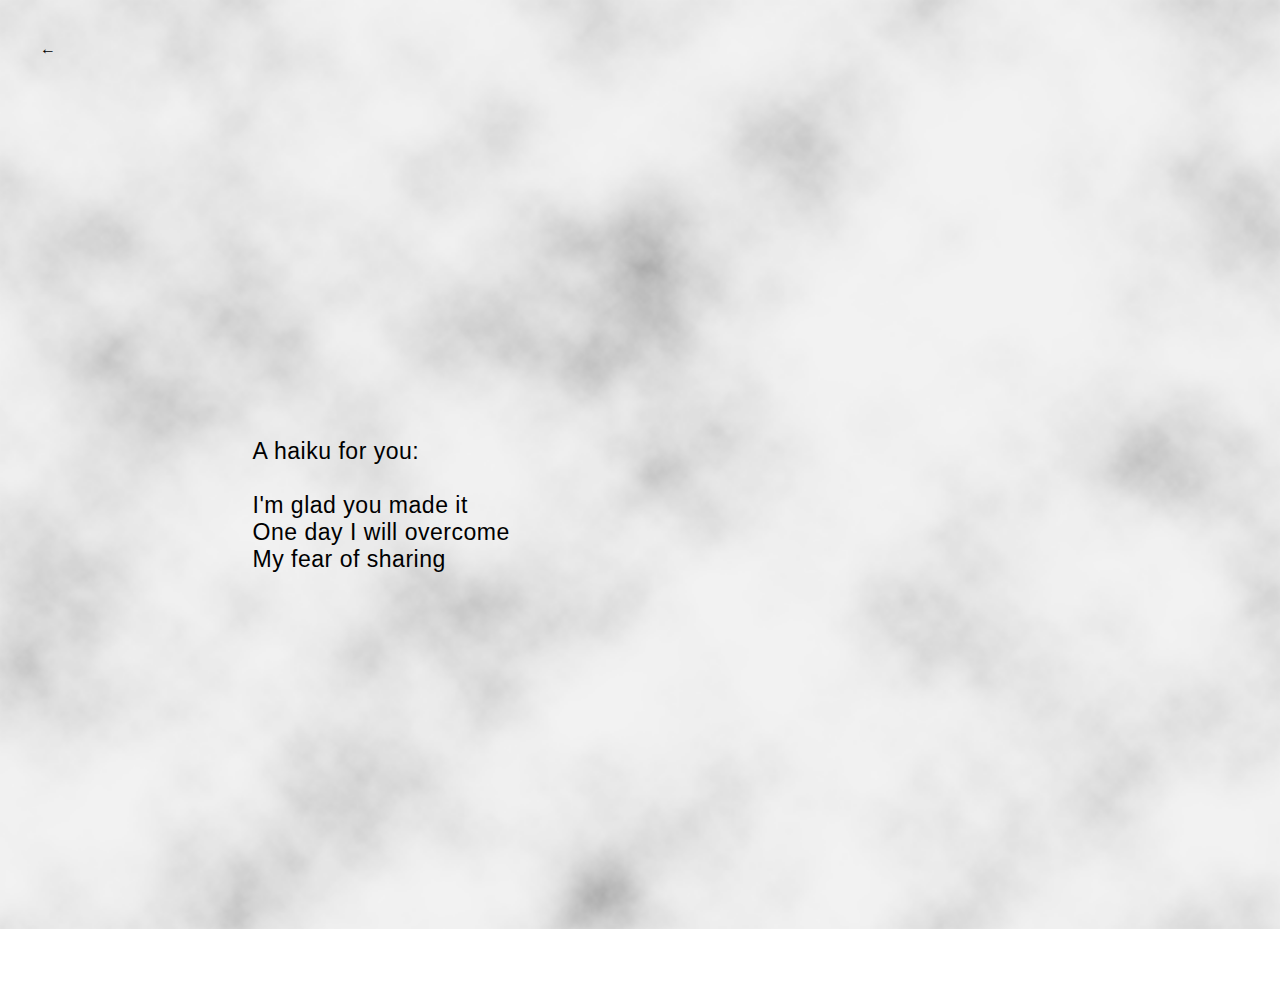
<file: cosi.html>
<!DOCTYPE html>
<html lang="en">

<head>
    <meta charset="UTF-8">
    <meta name="viewport" content="width=device-width, initial-scale=1.0">
    <meta http-equiv="X-UA-Compatible" content="ie=edge">
    <title>Milena Zuccarelli</title>

    <style>
        html,
        body {
            width: 100%;
            height: 100%;
        }

        body {
            background: url(assets/bg.png) no-repeat;
            background-size: cover;
            -webkit-font-smoothing: antialiased;
        }

        p {
            margin: 0 auto;
            padding: 0em 3em 3em 2em;
            width: 60%;
            text-align: left;
            font-family: "helvetica", Arial, 'Times New Roman', Times, serif;
            font-weight: 400;
            letter-spacing: 0px;
            font-size: 1.8vw;
            letter-spacing: 0.5px;
        }

        .center {
            height: 100%;
            display: flex;
            align-items: center;
        }

        .back {
            padding: 2em;
        }

        a,
        a:hover,
        a:visited {
            text-decoration: none;
            color: black;
        }

        img {
            width: 100%;
            display: block;
        }

        div:hover img {
            opacity: 0;
        }
    </style>
</head>

<body>
    <div class="back">
        <a href="index.html">&larr;</a>
    </div>

    <div class="center">
        <p>
            A haiku for you: <br /> <br />
            I'm glad you made it<br />
            One day I will overcome <br />
            My fear of sharing
        </p>
    </div>
</body>

</html>
</file>
<file: style.css>
@import url('https://fonts.googleapis.com/css?family=Tangerine');

@font-face {
  font-family: 'koolfont';
  src: url('assets/AktivGroteskExTrial-Medium.woff2') format('woff2'),
      url('assets/AktivGroteskExTrial-Medium.woff') format('woff');
  font-weight: 500;
  font-style: normal;
}

body {
  font: normal 16px/1.5 'koolfont', 'Arial', sans-serif;
  margin: 0;
  color: white;
}

.instructions, .about {
  position: absolute !important;
  z-index: 999; 
  right: 0px;
  height: 25vh;
  width: 25vh;
  -webkit-transform: rotate(90deg);
  -moz-transform: rotate(90deg);
  transform: rotate(90deg);
  -webkit-transform-origin: 12.5vh 12.5vh;
  -moz-transform-origin: 12.5vh 12.5vh;
  transform-origin: 12.5vh 12.5vh;
}

.instructions {
  top: 1em; 
}

.about {
  bottom: 1em; 
  text-align: right;
}

h1 {
  font-size: 1em;
  font-weight: inherit;
  display: inline-block;
  margin: 1.2em;
}

a {
  color: white;
  text-decoration: none;
}

.a-enter-vr-button {
  visibility: hidden;
}

.aframe-injected {
  position: relative;
  z-index: 999;
}

#overlay {
  width: 100%;
  height: 100%;
  color: rgb(243, 243, 243);
  position: fixed;
  z-index: 999;
  top: 0;
  left: 0;
  opacity: 0;
  visibility: hidden;
  -webkit-transition: all 0.5s ease-in-out;
  -moz-transition:all 0.5s ease-in-out;
  -o-transition:all 0.5s ease-in-out;
  transition:all 0.5s ease-in-out;
  align-items: center;
  justify-content: center;
  display: flex;
}

.display {
  opacity: 1 !important;
  visibility: visible !important;
  -webkit-transition: all 0.5s ease-in-out;
  -moz-transition:all 0.5s ease-in-out;
  -o-transition:all 0.5s ease-in-out;
  transition:all 0.5s ease-in-out;
}

.about-link {
  cursor: pointer;
}

.overlay-contain {
  width: 70%;
  height: 100%;
  margin: 0 auto;
  align-items: center;
  justify-content: center;
  display: flex;
}

.image {
  flex: 1;
}

.image img {
  width: 100%;
}

.links {
  flex: 1;
  padding-left: 2em;
}

.displaybar {
  background-color: #a8a8a8 !important;
}

#overlay h1 {
  font-family: Zapfino, 'Tangerine', cursive;
  font-size: 1.5em;
  color: white;
  text-shadow: 0 0 3px #FF0000;
}

#overlay p {
  margin: 0 auto;
  text-align: center;
  line-height: 35pt;
}

#overlay a {
  text-decoration: none;
}

#overlay a:hover {
  color: rgb(128, 128, 128);
}

@media screen and (max-width: 620px) {
  #overlay {
    display: flex;
    align-items: center;
    justify-content: center;
  }

  #overlay h1 {
    font-size: 1em;
  }

  .overlay-contain {
    flex-wrap: wrap;
    height: 70%;
  }
  
  .image, .about {
    flex: none;
  }

  .image {
    width: 80%;
  }
}
</file>
<file: archive/style.css>
@import url('https://fonts.googleapis.com/css?family=Tangerine');

@font-face {
  font-family: 'koolfont';
  src: url('assets/AktivGroteskExTrial-Medium.woff2') format('woff2'),
      url('assets/AktivGroteskExTrial-Medium.woff') format('woff');
  font-weight: 500;
  font-style: normal;
}

body {
  font: normal 16px/1.5 'koolfont', 'Arial', sans-serif;
  margin: 0;
  color: white;
}

.instructions, .about {
  position: absolute !important;
  z-index: 999; 
  right: 0px;
  height: 25vh;
  width: 25vh;
  -webkit-transform: rotate(90deg);
  -moz-transform: rotate(90deg);
  transform: rotate(90deg);
  -webkit-transform-origin: 12.5vh 12.5vh;
  -moz-transform-origin: 12.5vh 12.5vh;
  transform-origin: 12.5vh 12.5vh;
}

.instructions {
  top: 1em; 
}

.about {
  bottom: 1em; 
  text-align: right;
}

h1 {
  font-size: 1em;
  font-weight: inherit;
  display: inline-block;
  margin: 1.2em;
}

a {
  color: white;
  text-decoration: none;
}

.a-enter-vr-button {
  visibility: hidden;
}

.aframe-injected {
  position: relative;
  z-index: 999;
}

#overlay {
  width: 100%;
  height: 100%;
  color: rgb(243, 243, 243);
  position: fixed;
  z-index: 999;
  top: 0;
  left: 0;
  opacity: 0;
  visibility: hidden;
  -webkit-transition: all 0.5s ease-in-out;
  -moz-transition:all 0.5s ease-in-out;
  -o-transition:all 0.5s ease-in-out;
  transition:all 0.5s ease-in-out;
  align-items: center;
  justify-content: center;
  display: flex;
}

.display {
  opacity: 1 !important;
  visibility: visible !important;
  -webkit-transition: all 0.5s ease-in-out;
  -moz-transition:all 0.5s ease-in-out;
  -o-transition:all 0.5s ease-in-out;
  transition:all 0.5s ease-in-out;
}

.about-link {
  cursor: pointer;
}

.overlay-contain {
  width: 70%;
  height: 100%;
  margin: 0 auto;
  align-items: center;
  justify-content: center;
  display: flex;
}

.image {
  flex: 1;
}

.image img {
  width: 100%;
}

.links {
  flex: 1;
  padding-left: 2em;
}

.displaybar {
  background-color: #a8a8a8 !important;
}

#overlay h1 {
  font-family: Zapfino, 'Tangerine', cursive;
  font-size: 1.5em;
  color: white;
  text-shadow: 0 0 3px #FF0000;
}

#overlay p {
  margin: 0 auto;
  text-align: center;
  line-height: 35pt;
}

#overlay a {
  text-decoration: none;
}

#overlay a:hover {
  color: rgb(128, 128, 128);
}

@media screen and (max-width: 620px) {
  #overlay {
    display: flex;
    align-items: center;
    justify-content: center;
  }

  #overlay h1 {
    font-size: 1em;
  }

  .overlay-contain {
    flex-wrap: wrap;
    height: 70%;
  }
  
  .image, .about {
    flex: none;
  }

  .image {
    width: 80%;
  }
}
</file>
